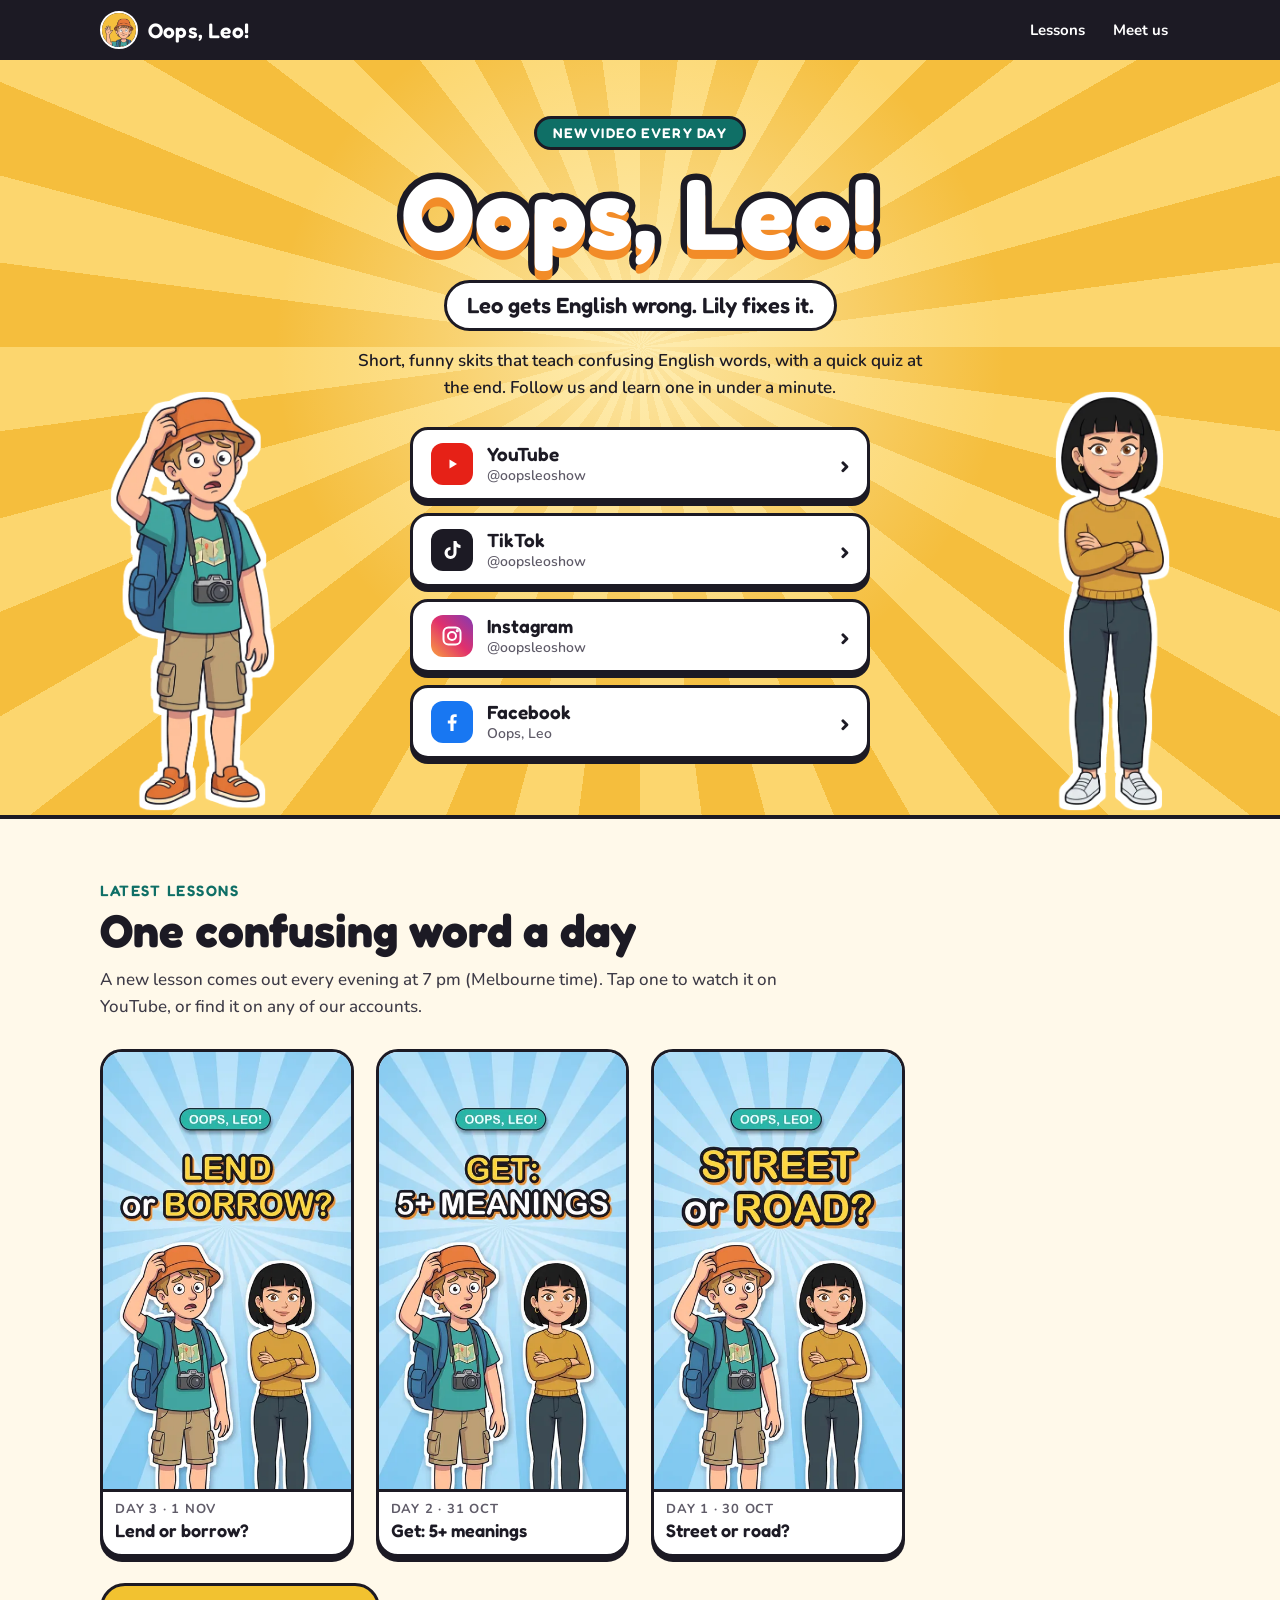
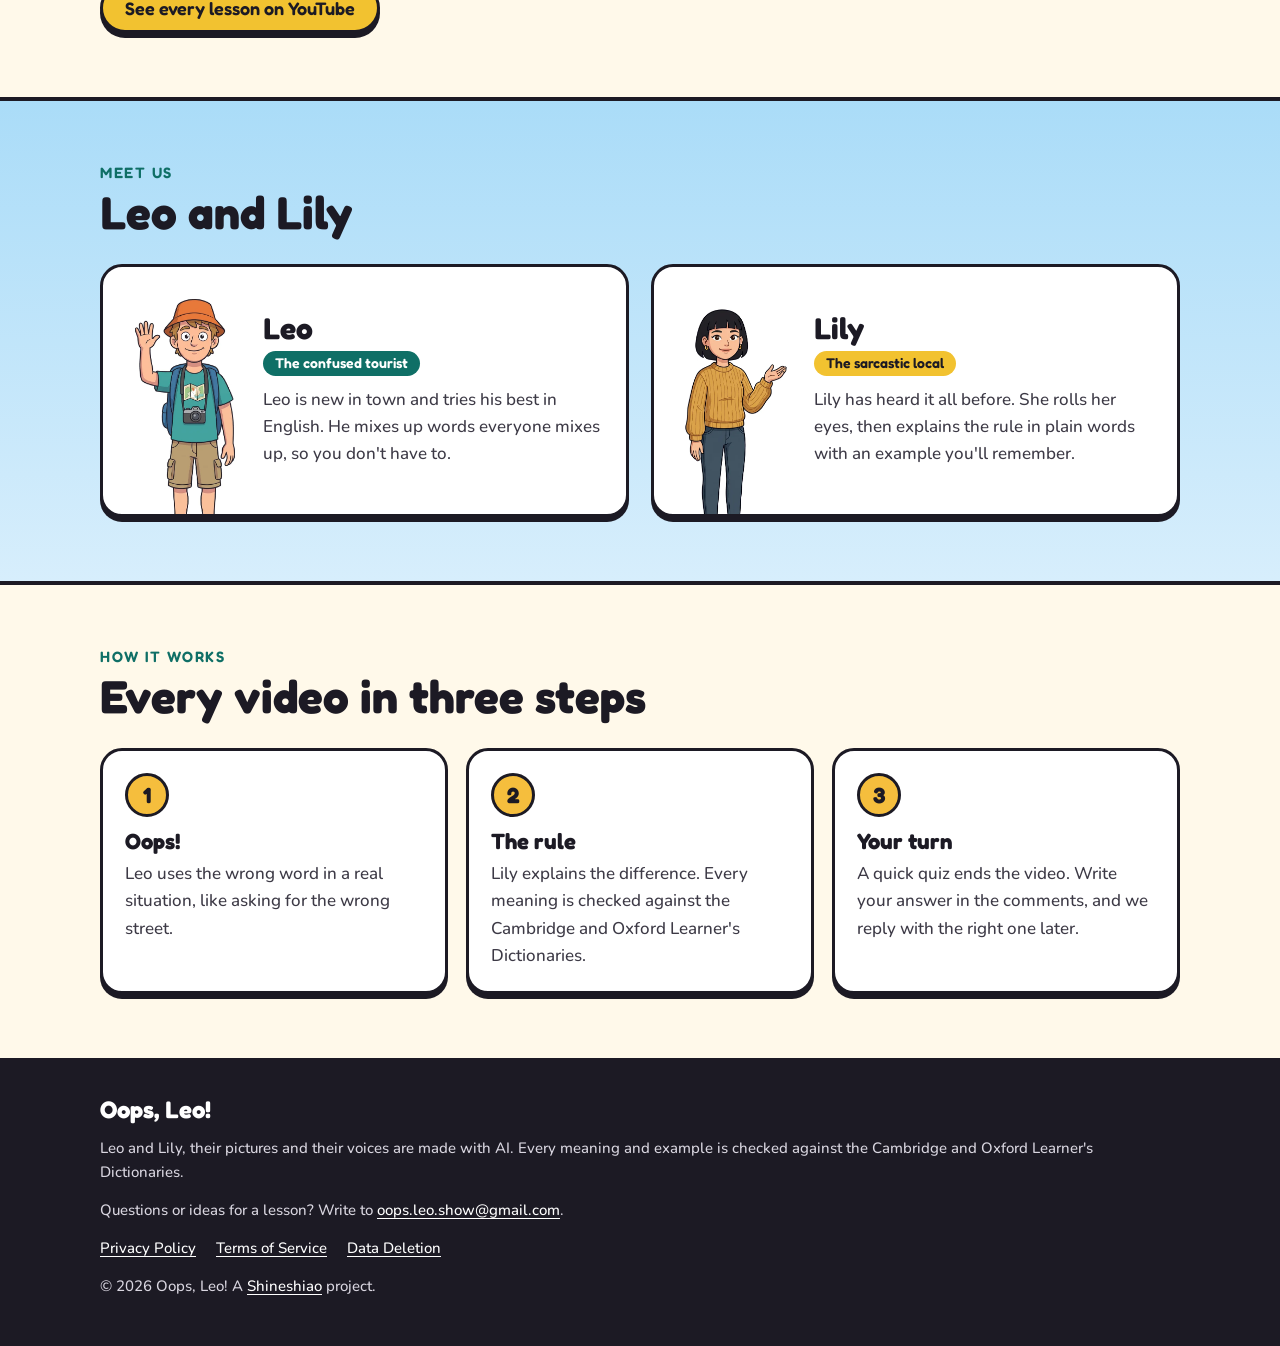
<file: index.html>
<!doctype html>
<html lang="en">
<head>
  <meta charset="utf-8" />
  <meta name="viewport" content="width=device-width, initial-scale=1" />
  <title>Oops, Leo! — a funny English lesson every day</title>
  <meta name="description"
    content="Leo gets English wrong. Lily fixes it. Short, funny skits that teach confusing English words, with a quick quiz at the end. A new video every day on YouTube, TikTok, Instagram and Facebook." />
  <link rel="canonical" href="https://oopsleoshow.shineshiao.com/" />
  <meta name="theme-color" content="#f5be3d" />

  <meta property="og:type" content="website" />
  <meta property="og:site_name" content="Oops, Leo!" />
  <meta property="og:title" content="Oops, Leo! — a funny English lesson every day" />
  <meta property="og:description" content="Leo gets English wrong. Lily fixes it. A new video every day." />
  <meta property="og:url" content="https://oopsleoshow.shineshiao.com/" />
  <meta property="og:image" content="https://oopsleoshow.shineshiao.com/assets/og.jpg" />
  <meta property="og:image:width" content="1200" />
  <meta property="og:image:height" content="630" />
  <meta property="og:image:alt" content="Leo and Lily next to the title Oops, Leo!" />
  <meta name="twitter:card" content="summary_large_image" />

  <link rel="icon" href="favicon.png" type="image/png" />
  <link rel="apple-touch-icon" href="apple-touch-icon.png" />

  <link rel="preconnect" href="https://fonts.googleapis.com" />
  <link rel="preconnect" href="https://fonts.gstatic.com" crossorigin />
  <link rel="stylesheet"
    href="https://fonts.googleapis.com/css2?family=Fredoka:wght@500;600;700&family=Nunito:wght@500;700&display=swap" />
  <link rel="stylesheet" href="styles.css" />
</head>

<body>
  <a class="skip" href="#main">Skip to content</a>

  <header class="top">
    <div class="wrap">
      <a class="brand" href="./">
        <img src="assets/avatar.webp" width="38" height="38" alt="" />
        <span>Oops, Leo!</span>
      </a>
      <nav aria-label="Main">
        <a href="#lessons">Lessons</a>
        <a href="#meet">Meet us</a>
      </nav>
    </div>
  </header>

  <main id="main">
    <section class="hero" aria-labelledby="title">
      <div class="wrap hero-inner">
        <div class="hero-copy">
          <p class="pill">New video every day</p>
          <h1 id="title" class="title">Oops, Leo!</h1>
          <p class="tagline">Leo gets English wrong. Lily fixes it.</p>
          <p class="lead">Short, funny skits that teach confusing English words, with a quick quiz at
            the end. Follow us and learn one in under a minute.</p>

          <ul class="follow" aria-label="Follow Oops, Leo!">
            <li>
              <a href="https://www.youtube.com/@oopsleoshow" rel="noopener">
                <span class="icon i-youtube" aria-hidden="true">
                  <svg viewBox="0 0 24 24" fill="currentColor"><path d="M9.5 7.5v9l7.5-4.5-7.5-4.5Z" /></svg>
                </span>
                <span>YouTube<small>@oopsleoshow</small></span>
                <span class="go" aria-hidden="true">›</span>
              </a>
            </li>
            <li>
              <a href="https://www.tiktok.com/@oopsleoshow" rel="noopener">
                <span class="icon i-tiktok" aria-hidden="true">
                  <svg viewBox="0 0 24 24" fill="currentColor"><path d="M13.5 3h3a4.5 4.5 0 0 0 4 4v3a7.3 7.3 0 0 1-4-1.3V15a6 6 0 1 1-6-6v3.1a2.9 2.9 0 1 0 3 2.9V3Z" /></svg>
                </span>
                <span>TikTok<small>@oopsleoshow</small></span>
                <span class="go" aria-hidden="true">›</span>
              </a>
            </li>
            <li>
              <a href="https://www.instagram.com/oopsleoshow/" rel="noopener">
                <span class="icon i-instagram" aria-hidden="true">
                  <svg viewBox="0 0 24 24" fill="none" stroke="currentColor" stroke-width="2"><rect x="3.5" y="3.5" width="17" height="17" rx="5" /><circle cx="12" cy="12" r="4" /><circle cx="17.3" cy="6.7" r="0.6" fill="currentColor" /></svg>
                </span>
                <span>Instagram<small>@oopsleoshow</small></span>
                <span class="go" aria-hidden="true">›</span>
              </a>
            </li>
            <li>
              <a href="https://www.facebook.com/oopsleoshow" rel="noopener">
                <span class="icon i-facebook" aria-hidden="true">
                  <svg viewBox="0 0 24 24" fill="currentColor"><path d="M13.6 21v-7.6h2.6l.4-3h-3V8.6c0-.9.3-1.5 1.5-1.5h1.6V4.4c-.3 0-1.2-.1-2.3-.1-2.4 0-4 1.4-4 4.1v2h-2.6v3h2.6V21h3.2Z" /></svg>
                </span>
                <span>Facebook<small>Oops, Leo</small></span>
                <span class="go" aria-hidden="true">›</span>
              </a>
            </li>
          </ul>
        </div>
        <img class="hero-leo" src="assets/leo-confused.webp" width="409" height="972"
          alt="Leo, a confused tourist in an orange bucket hat, scratching his head" />
        <img class="hero-lily" src="assets/lily-smug.webp" width="299" height="972"
          alt="Lily, a local in a mustard jumper, with her arms crossed and a knowing smile" />
      </div>
    </section>

    <section id="lessons" class="section" aria-labelledby="lessons-title">
      <div class="wrap">
        <p class="kicker">Latest lessons</p>
        <h2 id="lessons-title">One confusing word a day</h2>
        <p class="intro">A new lesson comes out every evening at 7 pm (Melbourne time). Tap one to
          watch it on YouTube, or find it on any of our accounts.</p>

        <!-- Newest first. data-at is the 7 pm slot; before it, the card says "Coming". -->
        <ul class="lessons">
          <li class="lesson" data-at="2026-11-01T19:00:00+11:00">
            <a href="https://www.youtube.com/@oopsleoshow/shorts" rel="noopener">
              <img src="assets/lessons/day-03-borrow-vs-lend.webp" width="432" height="768"
                alt="Cover: Lend or borrow?" loading="lazy" />
              <span class="meta"><span class="day">Day 3 · 1 Nov</span><span class="name">Lend or borrow?</span></span>
            </a>
            <span class="soon" hidden>Coming 1 Nov</span>
          </li>
          <li class="lesson" data-at="2026-10-31T19:00:00+11:00">
            <a href="https://www.youtube.com/@oopsleoshow/shorts" rel="noopener">
              <img src="assets/lessons/day-02-get.webp" width="432" height="768"
                alt="Cover: Get, five or more meanings" loading="lazy" />
              <span class="meta"><span class="day">Day 2 · 31 Oct</span><span class="name">Get: 5+ meanings</span></span>
            </a>
            <span class="soon" hidden>Coming 31 Oct</span>
          </li>
          <li class="lesson" data-at="2026-10-30T19:00:00+11:00">
            <a href="https://www.youtube.com/@oopsleoshow/shorts" rel="noopener">
              <img src="assets/lessons/day-01-street-vs-road.webp" width="432" height="768"
                alt="Cover: Street or road?" loading="lazy" />
              <span class="meta"><span class="day">Day 1 · 30 Oct</span><span class="name">Street or road?</span></span>
            </a>
            <span class="soon" hidden>Coming 30 Oct</span>
          </li>
        </ul>

        <p class="more"><a class="btn" href="https://www.youtube.com/@oopsleoshow/shorts" rel="noopener">See every lesson on YouTube</a></p>
      </div>
    </section>

    <section id="meet" class="section section-sky" aria-labelledby="meet-title">
      <div class="wrap">
        <p class="kicker">Meet us</p>
        <h2 id="meet-title">Leo and Lily</h2>

        <div class="cast">
          <article class="person person-leo">
            <img src="assets/leo-waving.webp" width="441" height="972" alt="Leo waving" loading="lazy" />
            <div>
              <h3>Leo</h3>
              <p class="role">The confused tourist</p>
              <p>Leo is new in town and tries his best in English. He mixes up words everyone mixes
                up, so you don't have to.</p>
            </div>
          </article>
          <article class="person person-lily">
            <img src="assets/lily-explaining.webp" width="459" height="972" alt="Lily explaining" loading="lazy" />
            <div>
              <h3>Lily</h3>
              <p class="role">The sarcastic local</p>
              <p>Lily has heard it all before. She rolls her eyes, then explains the rule in plain
                words with an example you'll remember.</p>
            </div>
          </article>
        </div>
      </div>
    </section>

    <section class="section" aria-labelledby="how-title">
      <div class="wrap">
        <p class="kicker">How it works</p>
        <h2 id="how-title">Every video in three steps</h2>

        <ol class="steps">
          <li>
            <h3>Oops!</h3>
            <p>Leo uses the wrong word in a real situation, like asking for the wrong street.</p>
          </li>
          <li>
            <h3>The rule</h3>
            <p>Lily explains the difference. Every meaning is checked against the Cambridge and
              Oxford Learner's Dictionaries.</p>
          </li>
          <li>
            <h3>Your turn</h3>
            <p>A quick quiz ends the video. Write your answer in the comments, and we reply with the
              right one later.</p>
          </li>
        </ol>
      </div>
    </section>
  </main>

  <footer class="foot">
    <div class="wrap">
      <p class="foot-name">Oops, Leo!</p>
      <p>Leo and Lily, their pictures and their voices are made with AI. Every meaning and example
        is checked against the Cambridge and Oxford Learner's Dictionaries.</p>
      <p>Questions or ideas for a lesson? Write to
        <a href="mailto:oops.leo.show@gmail.com">oops.leo.show@gmail.com</a>.</p>
      <ul class="foot-links">
        <li><a href="privacy/">Privacy Policy</a></li>
        <li><a href="terms/">Terms of Service</a></li>
        <li><a href="data-deletion/">Data Deletion</a></li>
      </ul>
      <p>&copy; 2026 Oops, Leo! A <a href="https://shineshiao.com">Shineshiao</a> project.</p>
    </div>
  </footer>

  <script>
    // Before a lesson's 7 pm slot, mark it "Coming" instead of linking to it.
    var now = Date.now();
    document.querySelectorAll(".lesson[data-at]").forEach(function (li) {
      if (Date.parse(li.dataset.at) > now) {
        li.querySelector(".soon").hidden = false;
        li.querySelector("a").removeAttribute("href");
      }
    });
  </script>
</body>
</html>
</file>
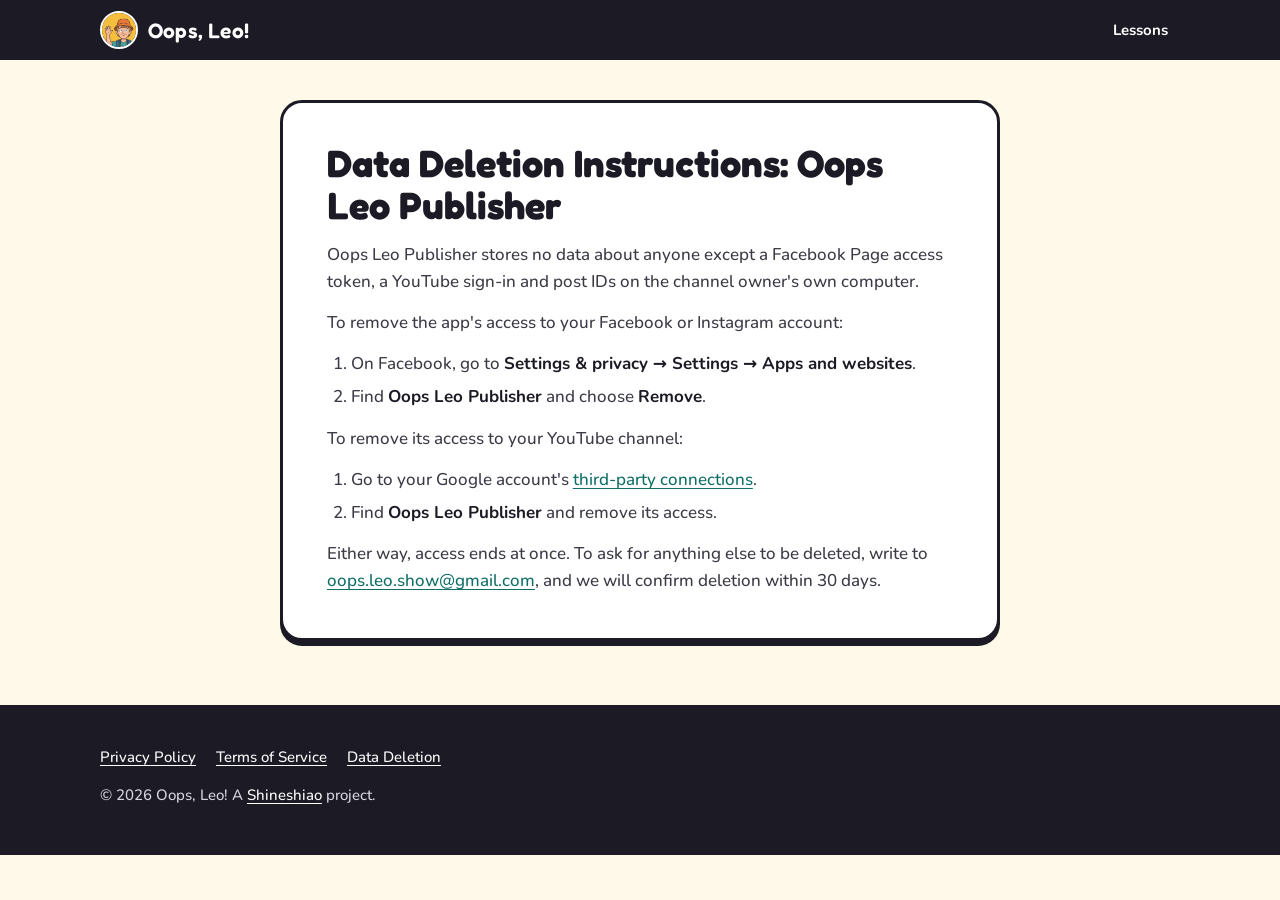
<file: data-deletion/index.html>
<!doctype html>
<html lang="en">
<head>
  <meta charset="utf-8" />
  <meta name="viewport" content="width=device-width, initial-scale=1" />
  <title>Data Deletion Instructions | Oops, Leo!</title>
  <meta name="description" content="Data Deletion Instructions for Oops Leo Publisher, the tool that posts the Oops, Leo! channel's own videos." />
  <meta name="theme-color" content="#1c1a24" />
  <link rel="icon" href="../favicon.png" type="image/png" />
  <link rel="apple-touch-icon" href="../apple-touch-icon.png" />
  <link rel="preconnect" href="https://fonts.googleapis.com" />
  <link rel="preconnect" href="https://fonts.gstatic.com" crossorigin />
  <link rel="stylesheet"
    href="https://fonts.googleapis.com/css2?family=Fredoka:wght@500;600;700&family=Nunito:wght@500;700&display=swap" />
  <link rel="stylesheet" href="../styles.css" />
</head>

<body>
  <a class="skip" href="#main">Skip to content</a>

  <header class="top">
    <div class="wrap">
      <a class="brand" href="../">
        <img src="../assets/avatar.webp" width="38" height="38" alt="" />
        <span>Oops, Leo!</span>
      </a>
      <nav aria-label="Main">
        <a href="../#lessons">Lessons</a>
      </nav>
    </div>
  </header>

  <main id="main" class="doc">
    <div class="wrap">
      <article>
        <h1>Data Deletion Instructions: Oops Leo Publisher</h1>
        <p>Oops Leo Publisher stores no data about anyone except a Facebook Page access token, a YouTube sign-in and post IDs on the channel owner's own computer.</p>
        <p>To remove the app's access to your Facebook or Instagram account:</p>
        <ol><li>On Facebook, go to <strong>Settings &amp; privacy → Settings → Apps and websites</strong>.</li>
        <li>Find <strong>Oops Leo Publisher</strong> and choose <strong>Remove</strong>.</li></ol>
        <p>To remove its access to your YouTube channel:</p>
        <ol><li>Go to your Google account's <a href="https://myaccount.google.com/connections">third-party connections</a>.</li>
        <li>Find <strong>Oops Leo Publisher</strong> and remove its access.</li></ol>
        <p>Either way, access ends at once. To ask for anything else to be deleted, write to <a href="mailto:oops.leo.show@gmail.com">oops.leo.show@gmail.com</a>, and we will confirm deletion within 30 days.</p>
      </article>
    </div>
  </main>

  <footer class="foot">
    <div class="wrap">
      <ul class="foot-links">
        <li><a href="../privacy/">Privacy Policy</a></li>
        <li><a href="../terms/">Terms of Service</a></li>
        <li><a href="../data-deletion/">Data Deletion</a></li>
      </ul>
      <p>&copy; 2026 Oops, Leo! A <a href="https://shineshiao.com">Shineshiao</a> project.</p>
    </div>
  </footer>
</body>
</html>
</file>
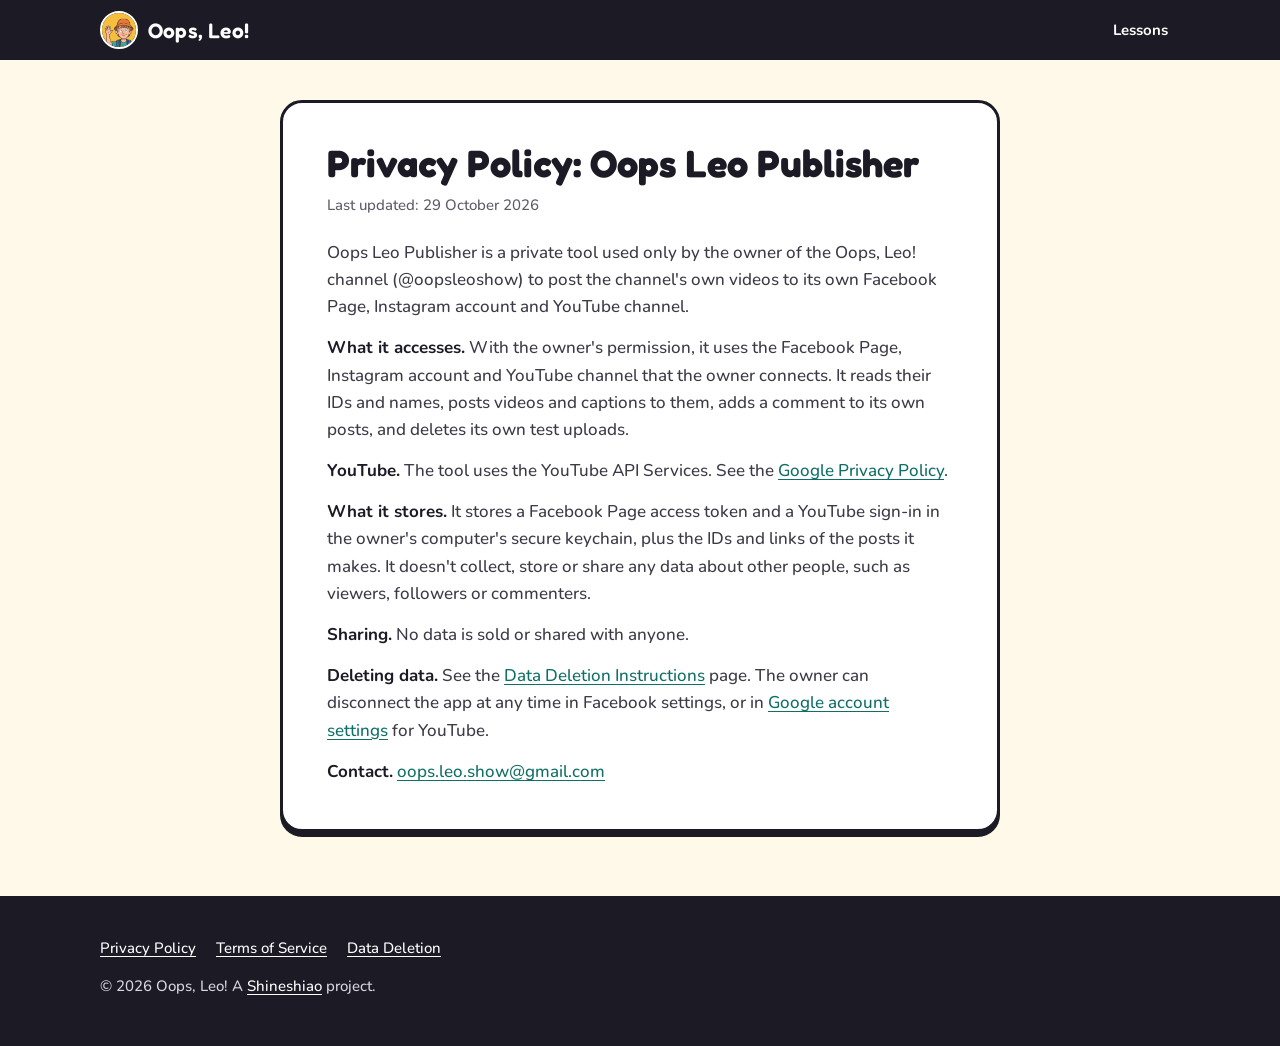
<file: privacy/index.html>
<!doctype html>
<html lang="en">
<head>
  <meta charset="utf-8" />
  <meta name="viewport" content="width=device-width, initial-scale=1" />
  <title>Privacy Policy | Oops, Leo!</title>
  <meta name="description" content="Privacy Policy for Oops Leo Publisher, the tool that posts the Oops, Leo! channel's own videos." />
  <meta name="theme-color" content="#1c1a24" />
  <link rel="icon" href="../favicon.png" type="image/png" />
  <link rel="apple-touch-icon" href="../apple-touch-icon.png" />
  <link rel="preconnect" href="https://fonts.googleapis.com" />
  <link rel="preconnect" href="https://fonts.gstatic.com" crossorigin />
  <link rel="stylesheet"
    href="https://fonts.googleapis.com/css2?family=Fredoka:wght@500;600;700&family=Nunito:wght@500;700&display=swap" />
  <link rel="stylesheet" href="../styles.css" />
</head>

<body>
  <a class="skip" href="#main">Skip to content</a>

  <header class="top">
    <div class="wrap">
      <a class="brand" href="../">
        <img src="../assets/avatar.webp" width="38" height="38" alt="" />
        <span>Oops, Leo!</span>
      </a>
      <nav aria-label="Main">
        <a href="../#lessons">Lessons</a>
      </nav>
    </div>
  </header>

  <main id="main" class="doc">
    <div class="wrap">
      <article>
        <h1>Privacy Policy: Oops Leo Publisher</h1>
        <p class="date">Last updated: 29 October 2026</p>
        <p>Oops Leo Publisher is a private tool used only by the owner of the Oops, Leo! channel (@oopsleoshow) to post the channel's own videos to its own Facebook Page, Instagram account and YouTube channel.</p>
        <p><strong>What it accesses.</strong> With the owner's permission, it uses the Facebook Page, Instagram account and YouTube channel that the owner connects. It reads their IDs and names, posts videos and captions to them, adds a comment to its own posts, and deletes its own test uploads.</p>
        <p><strong>YouTube.</strong> The tool uses the YouTube API Services. See the <a href="https://policies.google.com/privacy">Google Privacy Policy</a>.</p>
        <p><strong>What it stores.</strong> It stores a Facebook Page access token and a YouTube sign-in in the owner's computer's secure keychain, plus the IDs and links of the posts it makes. It doesn't collect, store or share any data about other people, such as viewers, followers or commenters.</p>
        <p><strong>Sharing.</strong> No data is sold or shared with anyone.</p>
        <p><strong>Deleting data.</strong> See the <a href="../data-deletion/">Data Deletion Instructions</a> page. The owner can disconnect the app at any time in Facebook settings, or in <a href="https://myaccount.google.com/connections">Google account settings</a> for YouTube.</p>
        <p><strong>Contact.</strong> <a href="mailto:oops.leo.show@gmail.com">oops.leo.show@gmail.com</a></p>
      </article>
    </div>
  </main>

  <footer class="foot">
    <div class="wrap">
      <ul class="foot-links">
        <li><a href="../privacy/">Privacy Policy</a></li>
        <li><a href="../terms/">Terms of Service</a></li>
        <li><a href="../data-deletion/">Data Deletion</a></li>
      </ul>
      <p>&copy; 2026 Oops, Leo! A <a href="https://shineshiao.com">Shineshiao</a> project.</p>
    </div>
  </footer>
</body>
</html>
</file>
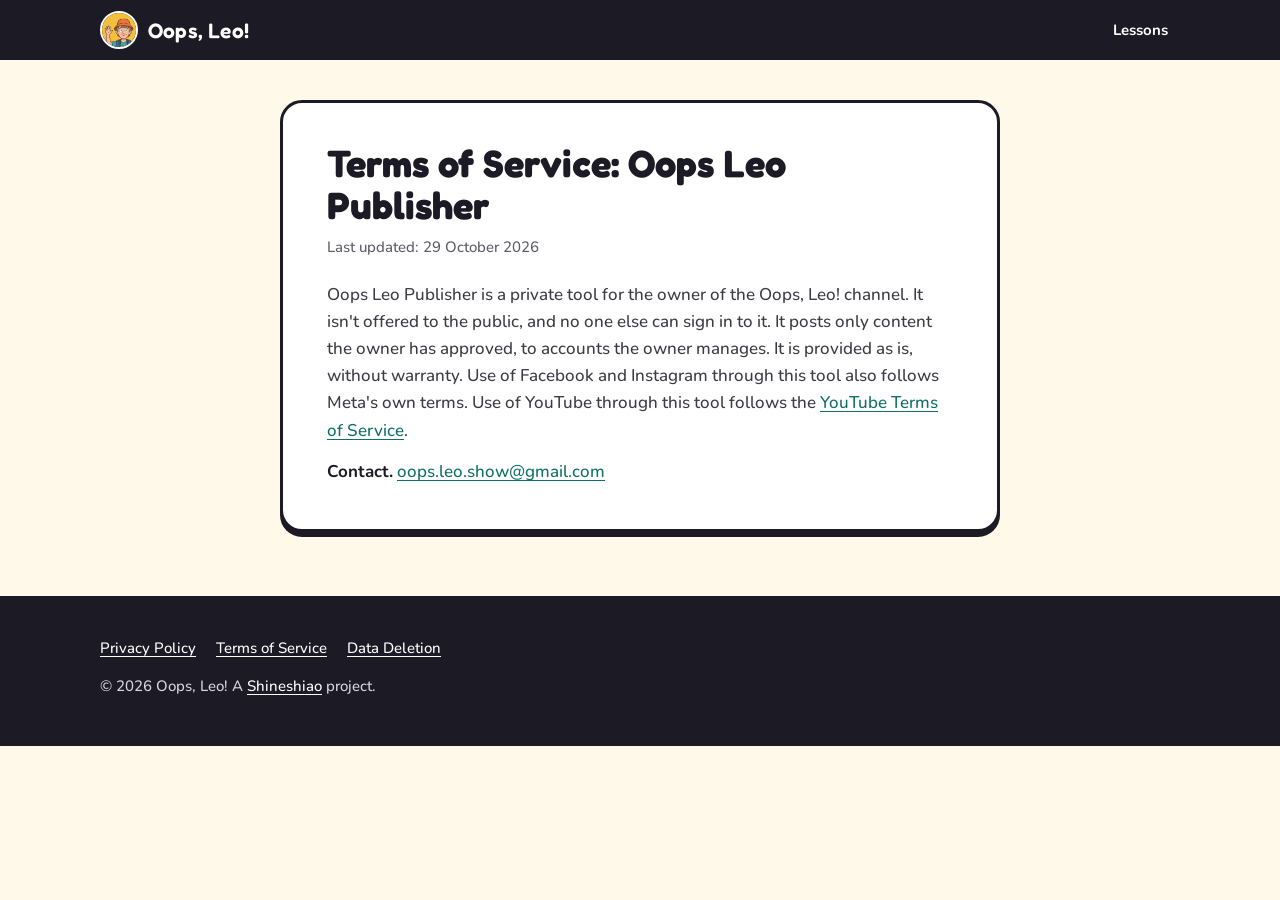
<file: terms/index.html>
<!doctype html>
<html lang="en">
<head>
  <meta charset="utf-8" />
  <meta name="viewport" content="width=device-width, initial-scale=1" />
  <title>Terms of Service | Oops, Leo!</title>
  <meta name="description" content="Terms of Service for Oops Leo Publisher, the tool that posts the Oops, Leo! channel's own videos." />
  <meta name="theme-color" content="#1c1a24" />
  <link rel="icon" href="../favicon.png" type="image/png" />
  <link rel="apple-touch-icon" href="../apple-touch-icon.png" />
  <link rel="preconnect" href="https://fonts.googleapis.com" />
  <link rel="preconnect" href="https://fonts.gstatic.com" crossorigin />
  <link rel="stylesheet"
    href="https://fonts.googleapis.com/css2?family=Fredoka:wght@500;600;700&family=Nunito:wght@500;700&display=swap" />
  <link rel="stylesheet" href="../styles.css" />
</head>

<body>
  <a class="skip" href="#main">Skip to content</a>

  <header class="top">
    <div class="wrap">
      <a class="brand" href="../">
        <img src="../assets/avatar.webp" width="38" height="38" alt="" />
        <span>Oops, Leo!</span>
      </a>
      <nav aria-label="Main">
        <a href="../#lessons">Lessons</a>
      </nav>
    </div>
  </header>

  <main id="main" class="doc">
    <div class="wrap">
      <article>
        <h1>Terms of Service: Oops Leo Publisher</h1>
        <p class="date">Last updated: 29 October 2026</p>
        <p>Oops Leo Publisher is a private tool for the owner of the Oops, Leo! channel. It isn't offered to the public, and no one else can sign in to it. It posts only content the owner has approved, to accounts the owner manages. It is provided as is, without warranty. Use of Facebook and Instagram through this tool also follows Meta's own terms. Use of YouTube through this tool follows the <a href="https://www.youtube.com/t/terms">YouTube Terms of Service</a>.</p>
        <p><strong>Contact.</strong> <a href="mailto:oops.leo.show@gmail.com">oops.leo.show@gmail.com</a></p>
      </article>
    </div>
  </main>

  <footer class="foot">
    <div class="wrap">
      <ul class="foot-links">
        <li><a href="../privacy/">Privacy Policy</a></li>
        <li><a href="../terms/">Terms of Service</a></li>
        <li><a href="../data-deletion/">Data Deletion</a></li>
      </ul>
      <p>&copy; 2026 Oops, Leo! A <a href="https://shineshiao.com">Shineshiao</a> project.</p>
    </div>
  </footer>
</body>
</html>
</file>
<file: styles.css>
/* Oops, Leo! — the colours of the videos: mustard sunburst, sky blue,
   teal and orange labels, thick ink outlines and white sticker edges. */

:root {
  --ink: #1c1a24;
  --body: #3d3a46;
  --muted: #5f5b68;
  --paper: #fff9ea;
  --surface: #ffffff;
  --line: #eadfc4;

  --sun: #f5be3d;
  --sun-light: #fcd66e;
  --mustard: #f2c230;
  --orange: #f28c28;
  --teal: #2bb5a8;
  --teal-ink: #0f6f66;   /* teal dark enough for white text and for text on white */
  --sky: #7fc8f1;
  --sky-light: #aadcf8;

  --display: "Fredoka", "Arial Rounded MT Bold", "Arial Rounded", system-ui, sans-serif;
  --sans: "Nunito", system-ui, -apple-system, "Segoe UI", Roboto, sans-serif;
  --radius: 22px;
  --pop: 0 5px 0 var(--ink);

  color-scheme: light;
}

*, *::before, *::after { box-sizing: border-box; }
* { margin: 0; }
html { -webkit-text-size-adjust: 100%; scroll-behavior: smooth; }
@media (prefers-reduced-motion: reduce) { html { scroll-behavior: auto; } }

body {
  background: var(--paper);
  color: var(--body);
  font: 500 17px/1.6 var(--sans);
  overflow-x: hidden;
}

img { display: block; max-width: 100%; height: auto; }
a { color: var(--teal-ink); text-underline-offset: 3px; }
:focus-visible { outline: 3px solid var(--orange); outline-offset: 3px; border-radius: 6px; }

.wrap { width: min(1080px, 100% - 32px); margin-inline: auto; }

.skip {
  position: absolute; left: 12px; top: -60px; z-index: 10;
  padding: 10px 16px; border-radius: 12px;
  background: var(--ink); color: #fff; font-weight: 700; text-decoration: none;
}
.skip:focus { top: 12px; }

/* ---------- Top bar ---------- */

.top {
  position: relative; z-index: 2;
  background: var(--ink);
  color: #fff;
}
.top .wrap { display: flex; align-items: center; justify-content: space-between; gap: 12px; min-height: 60px; }
.brand { display: flex; align-items: center; gap: 10px; color: #fff; text-decoration: none; }
.brand img { width: 38px; height: 38px; border-radius: 50%; border: 2px solid #fff; }
.brand span { font: 600 21px/1 var(--display); letter-spacing: 0.01em; }
.top nav { display: flex; gap: 4px; }
.top nav a {
  padding: 8px 12px; border-radius: 999px;
  color: #fff; font-weight: 700; font-size: 15px; text-decoration: none;
}
.top nav a:hover { background: rgb(255 255 255 / 0.14); }

/* ---------- Hero: the sunburst of the videos ---------- */

.hero {
  position: relative;
  overflow: hidden;
  background:
    radial-gradient(circle at 50% 38%, rgb(255 244 200 / 0.75), transparent 46%),
    repeating-conic-gradient(from 0deg at 50% 38%, var(--sun) 0deg 7.5deg, var(--sun-light) 7.5deg 15deg);
  border-bottom: 4px solid var(--ink);
}

.hero-inner {
  display: grid;
  grid-template-columns: 1fr 1fr;
  grid-template-areas: "copy copy" "leo lily";
  align-items: end;
  gap: 8px 0;
  padding-top: 40px;
}

.hero-copy { grid-area: copy; text-align: center; padding-bottom: 8px; }

.pill {
  display: inline-block;
  padding: 7px 16px;
  border: 3px solid var(--ink);
  border-radius: 999px;
  background: var(--teal-ink);
  color: #fff;
  font: 600 14px/1 var(--display);
  letter-spacing: 0.08em;
  text-transform: uppercase;
}

.title {
  margin-top: 14px;
  color: #fff;
  font: 700 clamp(56px, 14.5vw, 100px)/0.98 var(--display);
  white-space: nowrap;
  letter-spacing: 0.01em;
  -webkit-text-stroke: 0.13em var(--ink);
  paint-order: stroke fill;
  text-shadow: 0 0.09em 0 var(--orange);
}

.tagline {
  display: inline-block;
  margin-top: 18px;
  padding: 8px 20px;
  border: 3px solid var(--ink);
  border-radius: 999px;
  background: #fff;
  color: var(--ink);
  font: 600 clamp(17px, 4.4vw, 22px)/1.3 var(--display);
}

.lead {
  max-width: 34em;
  margin: 16px auto 0;
  color: var(--ink);
  font-weight: 600;
}

/* Follow buttons: the link-in-bio part */
.follow {
  display: grid;
  gap: 12px;
  max-width: 460px;
  margin: 26px auto 0;
  padding: 0;
  list-style: none;
}

.follow a {
  display: flex;
  align-items: center;
  gap: 14px;
  padding: 13px 18px;
  border: 3px solid var(--ink);
  border-radius: 18px;
  background: #fff;
  box-shadow: var(--pop);
  color: var(--ink);
  font: 600 19px/1.1 var(--display);
  text-align: left;
  text-decoration: none;
  transition: transform 0.12s ease, box-shadow 0.12s ease;
}
.follow a:hover { transform: translateY(-2px); box-shadow: 0 7px 0 var(--ink); }
.follow a:active { transform: translateY(3px); box-shadow: 0 2px 0 var(--ink); }
.follow small { display: block; margin-top: 3px; color: var(--muted); font: 600 14px/1.2 var(--sans); }
.follow .go { margin-left: auto; font-size: 22px; }

.icon {
  flex: none;
  display: grid;
  place-items: center;
  width: 42px;
  height: 42px;
  border-radius: 12px;
  color: #fff;
}
.icon svg { width: 24px; height: 24px; }
.i-youtube { background: #e62117; }
.i-tiktok { background: var(--ink); }
.i-instagram { background: linear-gradient(45deg, #f9a03f, #e1306c 50%, #833ab4); }
.i-facebook { background: #1877f2; }

.hero-leo, .hero-lily { height: 210px; width: auto; justify-self: center; margin-bottom: -6px; }
.hero-leo { grid-area: leo; }
.hero-lily { grid-area: lily; }

@media (min-width: 900px) {
  .hero-inner {
    grid-template-columns: 1fr minmax(0, 600px) 1fr;
    grid-template-areas: "leo copy lily";
    padding-top: 56px;
  }
  .hero-copy { padding-bottom: 56px; }
  .hero-leo, .hero-lily { height: 440px; }
  .hero-leo { justify-self: start; }
  .hero-lily { justify-self: end; }
}

/* ---------- Sections ---------- */

.section { padding: 64px 0; }
.section-sky {
  background: linear-gradient(var(--sky-light), #d7eefc);
  border-block: 4px solid var(--ink);
}

.kicker {
  color: var(--teal-ink);
  font: 600 15px/1 var(--display);
  letter-spacing: 0.1em;
  text-transform: uppercase;
}

.section h2 {
  margin-top: 8px;
  color: var(--ink);
  font: 700 clamp(32px, 6vw, 46px)/1.05 var(--display);
}

.intro { max-width: 40em; margin-top: 12px; }

/* Lessons */
.lessons {
  display: grid;
  grid-template-columns: repeat(2, minmax(0, 1fr));
  gap: 16px;
  margin-top: 28px;
  padding: 0;
  list-style: none;
}
@media (min-width: 700px) { .lessons { grid-template-columns: repeat(4, minmax(0, 1fr)); gap: 22px; } }

.lesson a {
  display: block;
  height: 100%;
  overflow: hidden;
  border: 3px solid var(--ink);
  border-radius: var(--radius);
  background: #fff;
  box-shadow: var(--pop);
  color: var(--ink);
  text-decoration: none;
  transition: transform 0.12s ease;
}
.lesson a:hover { transform: translateY(-3px) rotate(-0.6deg); }
.lesson img { width: 100%; aspect-ratio: 9 / 16; object-fit: cover; border-bottom: 3px solid var(--ink); }
.lesson .meta { display: block; padding: 10px 12px 12px; }
.lesson .day { display: block; color: var(--muted); font: 700 13px/1.2 var(--sans); text-transform: uppercase; letter-spacing: 0.06em; }
.lesson .name { display: block; margin-top: 3px; font: 600 18px/1.2 var(--display); }

.lesson { position: relative; }
.lesson .soon {
  position: absolute; top: 10px; left: 10px;
  padding: 5px 11px;
  border: 2px solid var(--ink);
  border-radius: 999px;
  background: var(--orange);
  color: var(--ink);
  font: 600 13px/1 var(--display);
}
.lesson .soon[hidden] { display: none; }

.more { margin-top: 26px; }

.btn {
  display: inline-flex;
  align-items: center;
  gap: 10px;
  padding: 13px 22px;
  border: 3px solid var(--ink);
  border-radius: 999px;
  background: var(--mustard);
  box-shadow: var(--pop);
  color: var(--ink);
  font: 600 18px/1 var(--display);
  text-decoration: none;
}
.btn:hover { background: var(--sun-light); }

/* Meet the cast */
.cast { display: grid; gap: 22px; margin-top: 28px; }
@media (min-width: 760px) { .cast { grid-template-columns: 1fr 1fr; } }

.person {
  display: grid;
  grid-template-columns: 120px 1fr;
  align-items: end;
  gap: 18px;
  padding: 22px 22px 0;
  overflow: hidden;
  border: 3px solid var(--ink);
  border-radius: var(--radius);
  background: #fff;
  box-shadow: var(--pop);
}
.person img { width: 120px; height: auto; margin-bottom: -40px; }
.person div { padding-bottom: 22px; align-self: center; }
.person h3 { color: var(--ink); font: 700 30px/1 var(--display); }
.person .role {
  display: inline-block;
  margin: 8px 0 10px;
  padding: 4px 12px;
  border-radius: 999px;
  font: 600 14px/1.2 var(--display);
}
.person-leo .role { background: var(--teal-ink); color: #fff; }
.person-lily .role { background: var(--mustard); color: var(--ink); }

/* How a video works */
.steps {
  display: grid;
  gap: 18px;
  margin-top: 28px;
  padding: 0;
  list-style: none;
  counter-reset: step;
}
@media (min-width: 760px) { .steps { grid-template-columns: repeat(3, 1fr); } }

.steps li {
  padding: 22px;
  border: 3px solid var(--ink);
  border-radius: var(--radius);
  background: #fff;
  box-shadow: var(--pop);
}
.steps li::before {
  counter-increment: step;
  content: counter(step);
  display: grid;
  place-items: center;
  width: 44px;
  height: 44px;
  margin-bottom: 12px;
  border: 3px solid var(--ink);
  border-radius: 50%;
  background: var(--sun);
  color: var(--ink);
  font: 700 22px/1 var(--display);
}
.steps h3 { color: var(--ink); font: 700 22px/1.15 var(--display); }
.steps p { margin-top: 6px; }

/* ---------- Footer ---------- */

.foot {
  padding: 40px 0 48px;
  background: var(--ink);
  color: #d9d6e0;
  font-size: 15px;
}
.foot a { color: #fff; }
.foot .wrap { display: grid; gap: 14px; }
.foot-links { display: flex; flex-wrap: wrap; gap: 8px 20px; padding: 0; list-style: none; }
.foot-name { color: #fff; font: 700 24px/1 var(--display); }

/* ---------- Policy pages ---------- */

.doc { padding: 40px 0 64px; }
.doc article {
  max-width: 720px;
  margin-inline: auto;
  padding: 28px 22px 32px;
  border: 3px solid var(--ink);
  border-radius: var(--radius);
  background: #fff;
  box-shadow: var(--pop);
}
@media (min-width: 640px) { .doc article { padding: 40px 44px 44px; } }
.doc h1 { color: var(--ink); font: 700 clamp(28px, 6vw, 38px)/1.1 var(--display); }
.doc .date { margin: 8px 0 22px; color: var(--muted); font-size: 15px; }
.doc p, .doc ol { margin-top: 14px; }
.doc ol { padding-left: 1.4em; }
.doc li + li { margin-top: 6px; }
.doc strong { color: var(--ink); }

.notfound { padding: 72px 0 96px; text-align: center; }
.notfound img { width: 150px; margin: 0 auto 18px; }
.notfound h1 { color: var(--ink); font: 700 44px/1.05 var(--display); }
.notfound p { margin: 12px 0 24px; }
</file>
